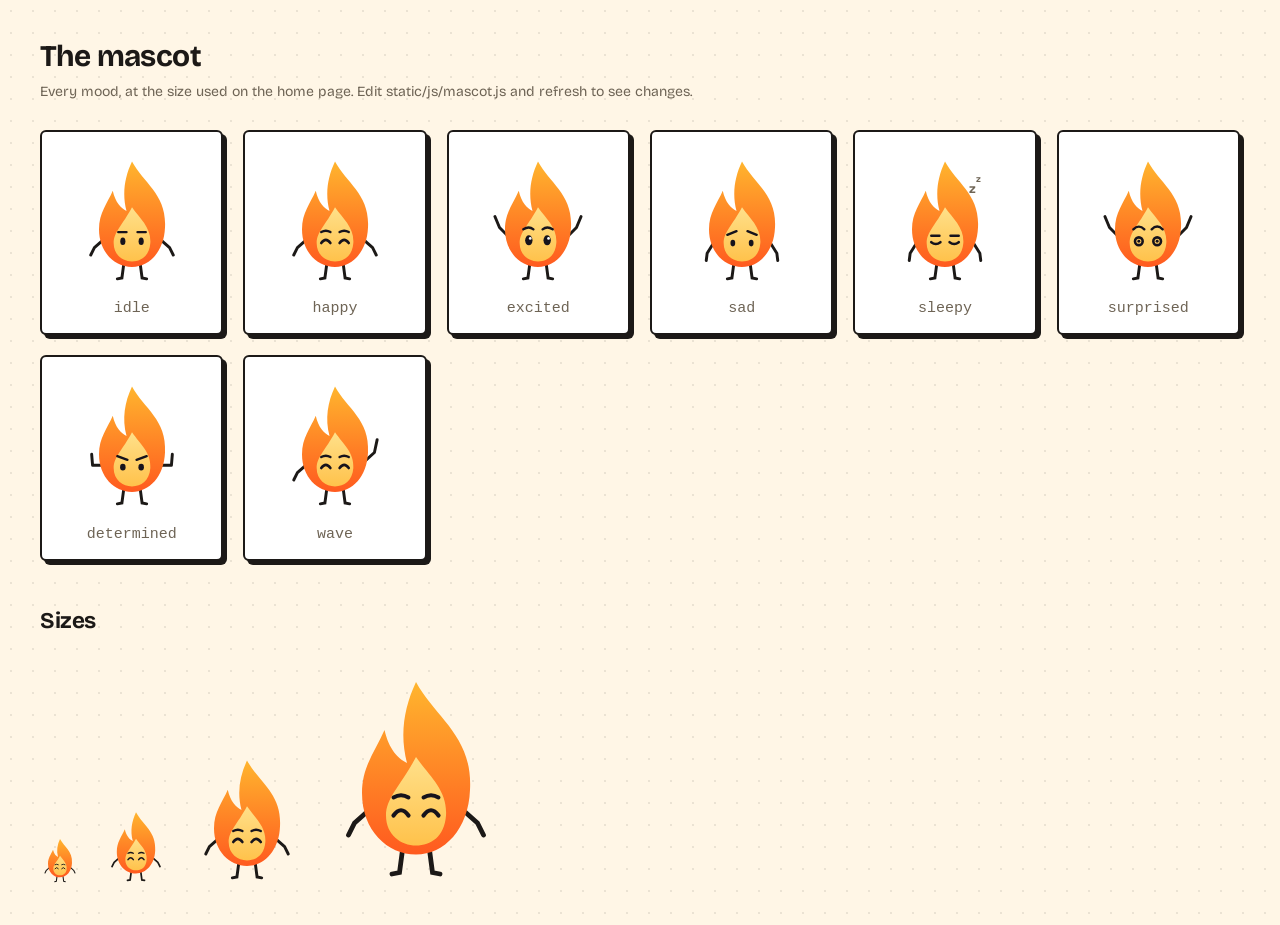
<file: static/mascot.html>
<!-- MASCOT PREVIEW: open http://localhost:5000/static/mascot.html to see every mood -->
<!DOCTYPE html>
<html lang="en">
<head>
  <meta charset="UTF-8">
  <meta name="viewport" content="width=device-width, initial-scale=1.0">
  <title>Speak Up mascot</title>
  <link href="https://fonts.googleapis.com/css2?family=Bricolage+Grotesque:opsz,wght@12..96,400..800&family=Space+Mono:wght@400;700&display=swap" rel="stylesheet">
  <link rel="stylesheet" href="/static/css/base.css">
  <link rel="stylesheet" href="/static/css/mascot.css">
  <style>
    body { padding: 40px; }
    h1 { margin: 0 0 8px; }
    .moods { display: grid; grid-template-columns: repeat(auto-fill, minmax(170px, 1fr)); gap: 20px; margin-top: 28px; }
    .mood { background: var(--surface); border: var(--line); border-radius: var(--radius); box-shadow: var(--shadow); padding: 24px 12px 16px; text-align: center; }
    .mood code { display: block; margin-top: 12px; color: var(--muted); }
    .sizes { display: flex; align-items: flex-end; gap: 24px; margin-top: 40px; }
  </style>
</head>
<body>
  <h1>The mascot</h1>
  <p class="hint">Every mood, at the size used on the home page. Edit static/js/mascot.js and refresh to see changes.</p>
  <div id="moods" class="moods"></div>
  <h2 style="margin-top: 48px">Sizes</h2>
  <div id="sizes" class="sizes"></div>

  <script src="/static/js/mascot.js"></script>
  <script>
    ["idle", "happy", "excited", "sad", "sleepy", "surprised", "determined", "wave"].forEach(mood => {
      const box = document.createElement("div");
      box.className = "mood";
      box.innerHTML = mascot(mood, 110) + `<code>${mood}</code>`;
      document.getElementById("moods").appendChild(box);
    });
    [40, 64, 110, 180].forEach(size => {
      document.getElementById("sizes").insertAdjacentHTML("beforeend", mascot("happy", size));
    });
  </script>
</body>
</html>
</file>
<file: static/css/base.css>
/* CSS = how the page LOOKS. Pattern: selector { property: value; } */

/* BASE: colors (all in one place), the fonts, buttons, forms, cards,
   and small shared pieces: icons, language tags, deck icons.

   THE LOOK: bold and playful. Cream paper, ink-black outlines, HARD shadows
   (no blur, offset to the bottom-right, like a sticker), nearly square corners,
   and flat, bright color blocks. Buttons "press down" into their shadow. */

/* COLORS + SHAPES: change them here and the whole site updates */
:root {
  --ink: #1c1917;          /* outlines and shadows (and ink-filled things, like the Start button) */
  --on-ink: #fff6e6;       /* text on ink-filled things */
  --bg: #fff6e6;           /* cream paper: the page */
  --dots: rgba(28, 25, 23, 0.09);  /* the faint dot grid on the page */
  --surface: #ffffff;      /* cards, panels, the sidebar */
  --surface-2: #fbecd2;    /* things inside cards: inputs, chat bubbles, hover */
  --border: var(--ink);
  --text: #1c1917;         /* normal text */
  --muted: #6e6455;        /* warm grey, for less important text */
  --nav-bg: rgba(255, 246, 230, 0.94);  /* the landing page's top bar */
  /* The same in light AND dark mode: */
  --rail: #1c1917;         /* the video background (calls stay dark) */
  --on-rail: #fff6e6;      /* text on the video background */
  --on-color: #1c1917;     /* text on the bright color blocks (yellow, teal, violet...) */
  --limbs: #1c1917;        /* the mascot's arms and legs */

  /* The color blocks. Teal is the main one (buttons, highlights). */
  --brand: #2ec4b6;
  --brand-dark: #1b9a8f;
  --brand-soft: #c9f2ec;   /* a light teal for backgrounds */
  --on-brand: var(--on-color);  /* dark text on teal */
  --yellow: #ffd23f;
  --violet: #b8a4ff;
  --pink: #ff8fb8;
  --sky: #8fd0ff;
  --orange: #ff9a4d;
  --send: var(--brand);

  --accent: #e0a100;       /* icebreakers: a darker yellow, readable on cream */
  --accent-light: #fff0b8;
  --success: #1f9d55;      /* online / mic on */
  --danger: #e5484d;       /* offline / off / delete */
  --card: var(--surface);  /* older name, still used in a few places */

  /* SHAPES */
  --line: 2px solid var(--ink);   /* the outline around every box */
  --radius: 6px;                  /* corners: only a little rounded */
  --radius-sm: 4px;
  --shadow-sm: 2px 2px 0 var(--ink);
  --shadow: 4px 4px 0 var(--ink);
  --shadow-lg: 7px 7px 0 var(--ink);

  /* FONTS (loaded in index.html) */
  --font: "Bricolage Grotesque", system-ui, sans-serif;
  --mono: "Space Mono", ui-monospace, monospace;
}

/* DARK MODE (switched by js/theme.js): the same look, inverted. The page goes dark,
   and the outlines + shadows turn cream, so the "stickers" still stand out.
   The bright color blocks stay the same, with dark text on them. */
:root[data-theme="dark"] {
  --ink: #efe4cf;
  --on-ink: #191714;
  --bg: #191714;
  --dots: rgba(239, 228, 207, 0.07);
  --surface: #24211d;
  --surface-2: #322d27;
  --text: #f3eadb;
  --muted: #a89c88;
  --nav-bg: rgba(25, 23, 20, 0.94);
  --limbs: #efe4cf;
  --brand-dark: #4fd8cb;   /* teal TEXT on dark needs to be lighter */
  --brand-soft: #173f3a;
  --accent: #ffd23f;
  --accent-light: #3a3011;
  --success: #3ddc84;
  color-scheme: dark;      /* dark scrollbars and form controls too */
}

* { box-sizing: border-box; }  /* padding doesn't make things wider than their width */

body {
  font-family: var(--font);
  font-size: 15px;
  margin: 0;
  color: var(--text);
  /* cream paper with a faint dot grid, so empty space doesn't look unfinished */
  background: var(--bg) radial-gradient(var(--dots) 1px, transparent 1.2px) 0 0 / 22px 22px;
}
h1, h2, h3, h4 { letter-spacing: -0.02em; line-height: 1.1; }

/* Make sure anything with the "hidden" attribute really disappears */
[hidden] { display: none !important; }

a { color: var(--text); font-weight: 700; text-decoration-color: var(--brand); text-decoration-thickness: 2px; }

/* A small label in the mono font, e.g. "TALK NOW" */
.kicker {
  font-family: var(--mono);
  font-size: 12px;
  font-weight: 700;
  text-transform: uppercase;
  letter-spacing: 0.08em;
}

/* ---------- Buttons ---------- */
button {
  font: inherit;
  color: inherit;
  border: none;
  background: none;
  cursor: pointer;
  transition: transform 0.08s, box-shadow 0.08s, background 0.15s;
}
/* Outlined buttons sit on a hard shadow, lift a little on hover, and press down when clicked */
button.primary, button.ghost, button.danger {
  border: var(--line);
  border-radius: var(--radius);
  box-shadow: var(--shadow-sm);
  font-weight: 700;
}
button.primary { background: var(--brand); color: var(--on-brand); padding: 9px 18px; }
button.ghost { background: var(--surface); color: var(--text); padding: 7px 14px; }
button.danger { background: var(--danger); color: #fff; padding: 9px 18px; }
button.primary:hover:not(:disabled), button.ghost:hover:not(:disabled), button.danger:hover {
  transform: translate(-1px, -1px);
  box-shadow: 3px 3px 0 var(--ink);
}
button.primary:active:not(:disabled), button.ghost:active:not(:disabled), button.danger:active {
  transform: translate(2px, 2px);
  box-shadow: none;
}
button.primary:disabled { background: var(--surface-2); color: var(--muted); box-shadow: none; cursor: default; }
button.ghost:disabled { color: var(--muted); box-shadow: none; cursor: default; }
button.small { padding: 5px 12px; font-size: 14px; }
.link-btn { color: var(--muted); font-size: 13px; text-decoration: underline; }
.link-btn:hover { color: var(--danger); }
.danger-text { color: var(--danger); font-size: 14px; font-weight: 700; }

/* ---------- Forms ---------- */
form { display: flex; flex-direction: column; gap: 14px; }
label { display: flex; flex-direction: column; gap: 5px; font-weight: 700; font-size: 14px; flex: 1; }
label small { font-weight: 400; color: var(--muted); }
input, select, textarea {
  font: inherit;
  font-weight: 400;
  color: var(--text);
  background: var(--surface);
  padding: 9px 12px;
  border: var(--line);
  border-radius: var(--radius-sm);
}
input::placeholder, textarea::placeholder { color: #a39784; }
input:focus, select:focus, textarea:focus { outline: none; box-shadow: 3px 3px 0 var(--brand); }
option { background: var(--surface); color: var(--text); }
option:disabled { color: #b5aa98; }  /* the language already picked on the other side */
.row { display: flex; gap: 12px; }  /* two fields side by side */
.status { color: var(--danger); text-align: center; min-height: 1em; margin: 8px 0 0; font-weight: 600; }
.hint { color: var(--muted); font-size: 14px; margin: 0 0 12px; line-height: 1.5; }

.card {
  background: var(--surface);
  border: var(--line);
  border-radius: var(--radius);
  box-shadow: var(--shadow);
  padding: 26px;
}

/* ---------- Icons (drawn by JavaScript from the ICONS list) ---------- */
.icon-svg {
  width: 20px;
  height: 20px;
  fill: none;
  stroke: currentColor;  /* the icon takes the color of the text around it */
  stroke-width: 2.2;
  stroke-linecap: round;
  stroke-linejoin: round;
  vertical-align: middle;
  flex-shrink: 0;
}
[data-icon] { display: inline-flex; }
button .icon-svg { width: 18px; height: 18px; }
.round .icon-svg { width: 22px; height: 22px; }
.round { display: inline-grid; place-items: center; color: var(--text); }
.round.off { color: white; }
.icebreaker-label .icon-svg { width: 14px; height: 14px; margin-right: 4px; }
#studyReportBtn .icon-svg { width: 14px; height: 14px; }

/* ---------- Language tags, like "EN → JA" ---------- */
.lang-tag {
  display: inline-block;
  font-family: var(--mono);
  font-size: 11px;
  font-weight: 700;
  color: var(--text);
  background: var(--brand-soft);
  border: 1.5px solid var(--ink);
  padding: 1px 6px;
  border-radius: var(--radius-sm);
  vertical-align: middle;
  white-space: nowrap;
}
.member-tile .lang-tag { margin-top: 2px; }

/* ---------- Colorful deck icons (Renshuu style) ---------- */
.deck-icon {
  width: 40px;
  height: 40px;
  border-radius: var(--radius);
  border: var(--line);
  display: grid;
  place-items: center;
  font-weight: 800;
  font-size: 18px;
  color: var(--on-color);
  flex-shrink: 0;
  overflow: hidden;
}
.deck-icon img { width: 100%; height: 100%; object-fit: cover; }
.deck-icon.big { width: 64px; height: 64px; font-size: 28px; box-shadow: var(--shadow-sm); }
.card-top { display: flex; align-items: center; gap: 12px; }
</file>
<file: static/css/mascot.css>
/* THE MASCOT: his animations and the places he appears. */

/* ---------- THE MASCOT (drawn by mascot.js) ---------- */
.mascot { overflow: visible; animation: mascot-bob 3s ease-in-out infinite; }
.mascot .line { fill: none; stroke: #16131c; stroke-width: 2.8; stroke-linecap: round; }  /* eye arcs */
/* The flame gently flickers: a tiny stretch from the bottom */
.mascot .mascot-body { transform-origin: 60px 121px; animation: mascot-flicker 2.4s ease-in-out infinite; }
.mascot .waving-arm { transform-origin: 92px 88px; animation: mascot-wave 1s ease-in-out infinite; }
.mascot.mood-excited { animation: mascot-hop 0.9s ease-in-out infinite; }
.mascot .zzz { font: 700 14px var(--font); fill: var(--muted, #a3a8b1); animation: mascot-zzz 2.4s ease-in-out infinite; }
.mascot .zzz.small { font-size: 10px; animation-delay: 0.6s; }

@keyframes mascot-bob { 0%, 100% { transform: translateY(0); } 50% { transform: translateY(-4px); } }
@keyframes mascot-flicker { 0%, 100% { transform: scale(1, 1); } 50% { transform: scale(1.03, 0.97); } }
@keyframes mascot-wave { 0%, 100% { transform: rotate(0deg); } 50% { transform: rotate(-20deg); } }
@keyframes mascot-hop { 0%, 100% { transform: translateY(0); } 40% { transform: translateY(-10px); } }
@keyframes mascot-zzz { 0%, 100% { opacity: 0.2; transform: translateY(0); } 50% { opacity: 1; transform: translateY(-4px); } }

/* People who turned on "reduce motion" on their computer get a still mascot */
@media (prefers-reduced-motion: reduce) {
  .mascot, .mascot *,
  .demo-chat .message, .demo-popup, .marquee-track { animation: none !important; }
}

/* Where he appears */
.hero-mascot { position: absolute; top: -96px; right: 28px; z-index: 2; }  /* peeking over the chat card */
.auth-mascot { display: flex; justify-content: center; margin-bottom: 4px; }
.final-cta-mascot { display: flex; justify-content: center; margin-bottom: 8px; }
/* (.today-mascot, the streak mascot on the home page: sized with the other "Today" pictures in app.css) */
#studyDone .done-mascot { margin-bottom: 4px; }
.empty-state { display: flex; align-items: center; gap: 14px; color: var(--muted); font-size: 14px; padding: 6px 0; }

/* LEVEL UP: a big celebration in the middle of the screen for a few seconds */
.level-up {
  position: fixed;
  inset: 0;
  z-index: 50;
  display: grid;
  place-items: center;
  background: rgba(0, 0, 0, 0.55);
  animation: fade-in 0.3s both;
}
.level-up-box {
  background: var(--surface);
  border-radius: var(--radius);
  padding: 28px 40px;
  text-align: center;
  animation: pop-in 0.5s both;
}
.level-up-box h2 { margin: 6px 0 4px; font-size: 30px; font-weight: 800; }
.level-up-box p { margin: 0; color: var(--muted); }
@keyframes fade-in { from { opacity: 0; } }

/* His arms and legs follow the theme (dark lines on cream, cream lines on dark) */
.mascot .mascot-legs, .mascot .mascot-arms { stroke: var(--limbs, #16131c); }
</file>
